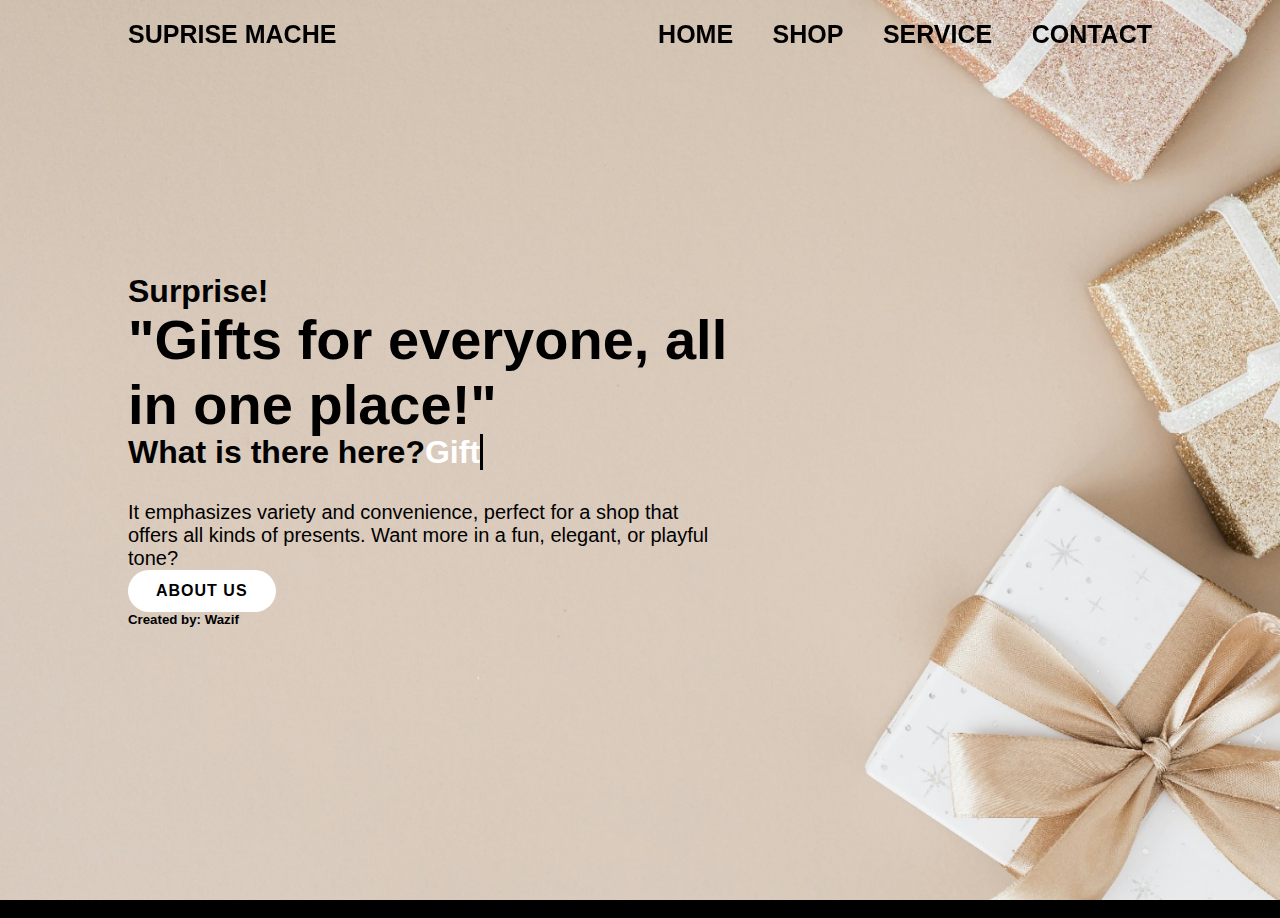
<file: index.html>
<!DOCTYPE html>
<html>
<head>
    <title>Home</title>
    <link href='https://unpkg.com/boxicons@2.1.4/css/boxicons.min.css' rel='stylesheet'>
    <style>
        *
{
    margin: 0;
    padding: 0;
    box-sizing: border-box;
    font-family: "Marcellus", Roboto, sans-serif;

}
body
{
    color: black;
    overflow-x: hidden;
    background-color: black;
    width: 100%;
    height: 100vh;
}
.header
{
    position: fixed;
    top: 0;
    left: 0;
    width: 100%;
    padding: 20px 10%;
    background: transparent;
    display: flex;
    justify-content: space-between;
    align-items: center;
    z-index: 100;
}
.logo {
    position: relative;
    font-size: 25px;
    color: black;
    text-decoration: none;
    font-weight: 600;
}
.navbar a {
    display: inline-block;
    font-size: 25px;
    color: black;
    text-decoration: none;
    font-weight: 500;
    margin-left: 35px;
    transition: .3s;
}
.navbar a:hover{
    color: white;
    text-shadow:  0 0 20px white;
}
.home {
    position: relative;
    width: 100%;
    justify-content: space-between;
    height: 100vh;
    background: url(images/pthg.jpg) no-repeat;
    background-size: cover;
    background-position: center;
    display: flex;
    align-items: center;
    padding: 70px 10%;
}
.home-content {
    max-width: 600px;
}
.home-content h3 {
    font-size: 32px;
    font-weight: 700;
}
.home-content h3:nth-of-type(2){
    margin-bottom: 30px;

}
.home-content h3 span {
    color: red;
}
.home-content h1 {
    font-size: 56px;
    font-weight: 700;
    margin: -3px 0;
}
.home-content p {
    font-size: 20px;

}
.home-sci a {
    display: inline-flex;
    justify-content: center;
    align-items: center;
    width: 40px;
    height: 40px;
    background: transparent;
    border: 2px solid red;
    border-radius: 50%;
    color: white;
}
.home-sci a:hover {
    background: red;
    color: white;
    box-shadow: 0 0 20px red;
}
.btn-box {
    display: inline-block;
    padding: 12px 28px;
    background: white;
    border-radius: 40px;
    font-size: 16px;
    color: black;
    letter-spacing: 1px;
    text-decoration: none;
    font-weight: 600;
}
.btn-box:hover {
    box-shadow: 0 0 5px white,
    0 0 25px white, 0 0 50px white,
    0 0 100px white, 0 0 200px white
}
.home-content h3 span{
            position:relative;
}

.home-content h3 span::before{
            content: "Gift";
            color:  white;
            animation: words 20s infinite;
}

.home-content h3 span::after{
            content:"";
            background-color: transparent;
            position: absolute;
            width: calc(100% + 8px);
            height: 100%;
            border-left: 3px solid black;
            right: -8;
            animation: cursor 0.6s infinite;
}

@keyframes cursor{
to{
border-left: 3px solid white;
}
}

@keyframes words{
            0%, 20%{
                content:"Snacks";
            }
            21%, 40%{
                content:"Toys";
            }
            41%, 60%{
                content:"Mugs";
            }
            61%, 80%{
                content:"Postcards";
            }
            81%, 100%{
                content:"Accessories";
            }
}
.navbar .dropdown {
    position: relative;
    display: inline-block;
}

.navbar .dropdown-content {
    display: none;
    position: absolute;
    background-color: white;
    min-width: 160px;
    box-shadow: 0px 8px 16px rgba(0,0,0,0.2);
    border-radius: 8px;
    z-index: 1;
    top: 100%;
    left: 0;
}
.navbar .dropdown-content a {
    color: black;
    padding: 12px 16px;
    text-decoration: none;
    display: block;
    font-size: 18px;
}

.navbar .dropdown:hover .dropdown-content {
    display: block;
}

.navbar .dropdown-content a:hover {
    background-color: #f1f1f1;
}

.navbar .dropdown > a:hover {
    color: white;
    text-shadow: 0 0 20px white;
}

        


    </style>
</head>
<body>

  <header class="header">
    <a href="#" class="logo">SUPRISE MACHE</a>

 <nav class="navbar">
            <div class="dropdown">
                <a href="#"><b>HOME</b></a>
                <div class="dropdown-content">
                    <a href="about_us.html">About Us</a>
                    <a href="history1.html">Background</a>
                </div>
            </div>
            <a href="shop.html"><b>SHOP</b></a>
            <a href="service.html"><b>SERVICE</b></a>
            <a href="contact.html"><b>CONTACT</b></a>
        </nav>
    </header>  
    <section class="home">
        <div class="home-content">
            <h3>Surprise!</h3>
            <h1>"Gifts for everyone, all in one place!"</h1>
            <h3>What is there here?<span class="text"></span></h3>
            <p>It emphasizes variety and convenience, perfect for a shop that offers all kinds of presents. Want more in a fun, elegant, or playful tone? </p>
        <div class="home-sci">
        </div>
        <a href="about_us.html" class="btn-box">ABOUT US</a>
        
        <h5>Created by: Wazif</h5>
        </div>
    </section>

    <p text-align="center">Created by: Wazif</p>
</body>
</html>
</file>
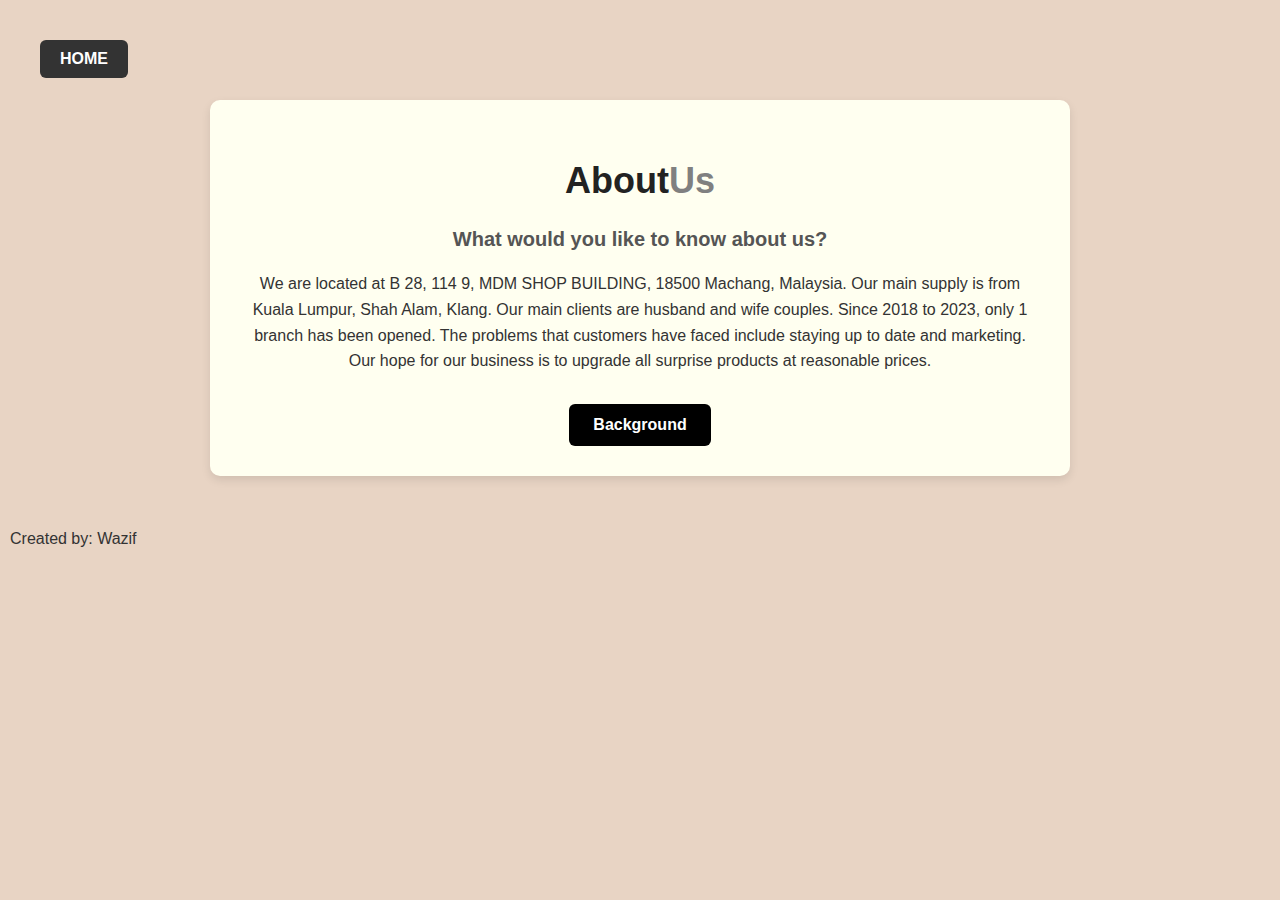
<file: about_us.html>
<!DOCTYPE html>
<html lang="en">
<head>
  <title>About Us</title>
  <style>
    body {
      margin: 0;
      padding: 0;
      font-family: "Marcellus", Roboto, sans-serif;
      background-color: #e8d4c4;
      color: #333;
    }

    .home-link {
      display: inline-block;
      margin: 20px;
      text-decoration: none;
      padding: 10px 20px;
      background-color: #333;
      color: white;
      font-weight: bold;
      border-radius: 6px;
      transition: background-color 0.3s ease;
      position: absolute;
      top: 20px;
      left: 20px;
    }

    .home-link:hover {
      background-color: peachpuff;
      color: black;
    }

    .container {
      max-width: 800px;
      margin: 100px auto 50px auto;
      padding: 30px;
      background-color: ivory;
      border-radius: 10px;
      box-shadow: 0 4px 10px rgba(0, 0, 0, 0.1);
      text-align: center;
    }

    h2 {
      font-size: 36px;
      margin-bottom: 10px;
      color: #222;
    }

    h2 span {
      color: grey;
    }

    h4 {
      font-size: 20px;
      color: #555;
      margin-bottom: 20px;
    }

    p {
      font-size: 16px;
      line-height: 1.6;
      margin-bottom: 30px;
      padding: 0 10px;
    }

    .btn-box {
      display: inline-block;
      padding: 12px 24px;
      background-color: black;
      color: #fff;
      text-decoration: none;
      border-radius: 6px;
      font-weight: bold;
      transition: background-color 0.3s ease;
    }

    .btn-box:hover {
      background-color: peachpuff;
      color: black;
    }
  </style>
</head>
<body>

  <a href="index.html" class="home-link">HOME</a>

  <div class="container">
    <h2>About<span>Us</span></h2>
    <h4>What would you like to know about us?</h4>
    <p>We are located at B 28, 114 9, MDM SHOP BUILDING, 18500 Machang, Malaysia. Our main supply is from Kuala Lumpur, Shah Alam, Klang. Our main clients are husband and wife couples. Since 2018 to 2023, only 1 branch has been opened. The problems that customers have faced include staying up to date and marketing. Our hope for our business is to upgrade all surprise products at reasonable prices.</p>
    <a href="history1.html" class="btn-box">Background</a>
  </div>

   <p text-align="center">Created by: Wazif</p>
</body>
</html>
</file>
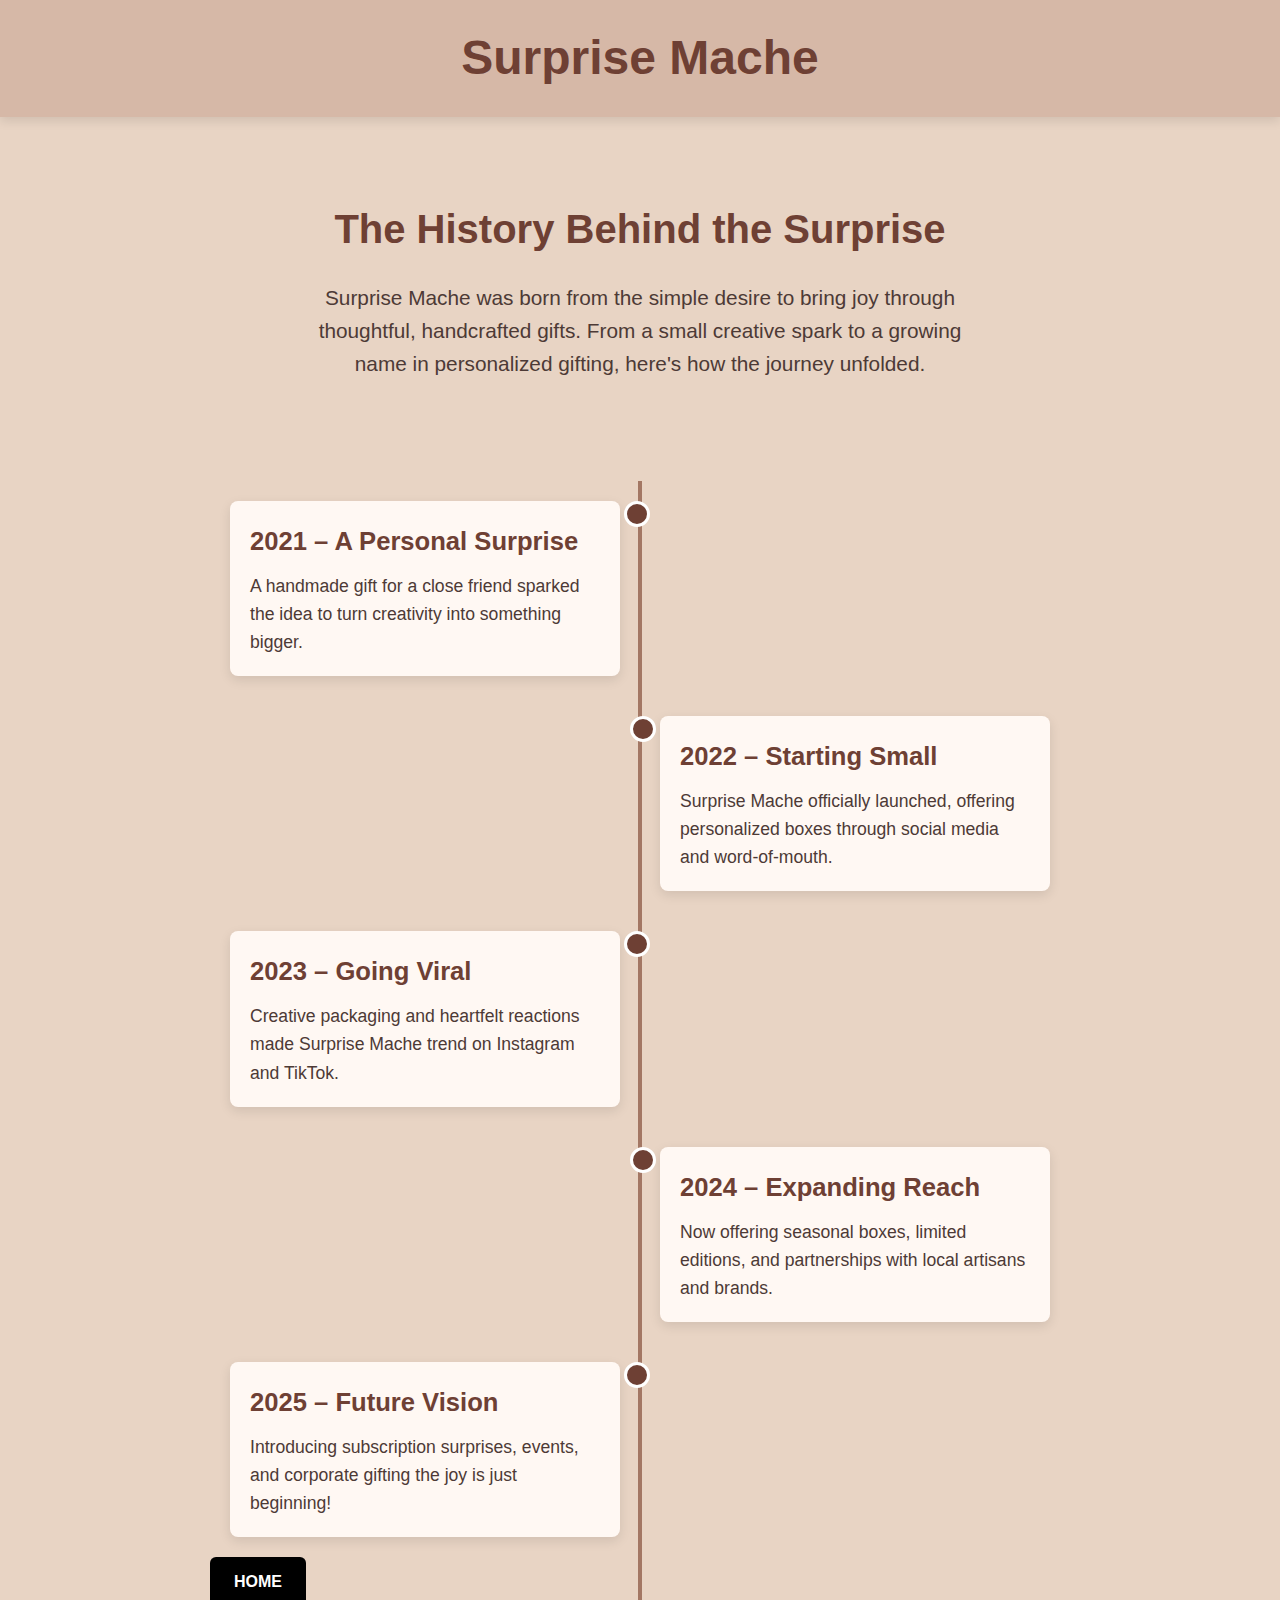
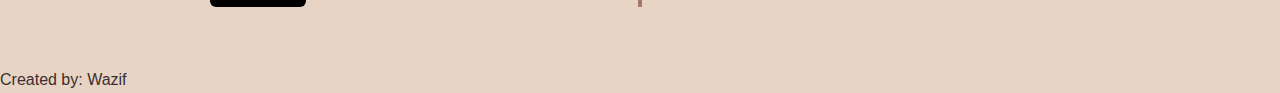
<file: history1.html>
<!DOCTYPE html>
<html lang="en">
<head>
  <meta charset="UTF-8" />
  <meta name="viewport" content="width=device-width, initial-scale=1.0"/>
  <title>History of Surprise Mache</title>
  <link href="https://fonts.googleapis.com/css2?family=Poppins:wght@300;500;700&display=swap" rel="stylesheet">
  <style>
    * {
      margin: 0;
      padding: 0;
      box-sizing: border-box;
      font-family: "Marcellus", Roboto, sans-serif;
    }

    body {
      background-color: #e8d4c4;
      color: #3b2f2f;
      overflow-x: hidden;
      line-height: 1.6;
    }

    header {
      background-color: #d6b8a7;
      padding: 20px 50px;
      text-align: center;
      box-shadow: 0 4px 10px rgba(0, 0, 0, 0.1);
    }

    header h1 {
      font-size: 3rem;
      color: #6e4034;
    }

    .hero {
      padding: 80px 20px 40px;
      text-align: center;
    }

    .hero h2 {
      font-size: 2.5rem;
      color: #6e4034;
      margin-bottom: 20px;
    }

    .hero p {
      max-width: 700px;
      margin: 0 auto;
      font-size: 1.3rem;
      color: #4d3a36;
    }

    .timeline {
      max-width: 900px;
      margin: 60px auto;
      position: relative;
      padding: 0 20px;
    }

    .timeline::before {
      content: '';
      position: absolute;
      left: 50%;
      top: 0;
      width: 4px;
      height: 100%;
      background-color: #a37764;
      transform: translateX(-50%);
    }

    .timeline-item {
      position: relative;
      width: 50%;
      padding: 20px;
    }

    .timeline-item.left {
      left: 0;
    }

    .timeline-item.right {
      left: 50%;
    }

    .timeline-item::after {
      content: '';
      position: absolute;
      top: 20px;
      width: 20px;
      height: 20px;
      background: #6e4034;
      border: 3px solid #fff;
      border-radius: 50%;
      z-index: 2;
    }

    .timeline-item.left::after {
      right: -10px;
    }

    .timeline-item.right::after {
      left: -10px;
    }

    .timeline-content {
      background-color: #fff8f3;
      padding: 20px;
      border-radius: 8px;
      box-shadow: 0 4px 12px rgba(0, 0, 0, 0.1);
    }

    .timeline-content h3 {
      font-size: 1.6rem;
      color: #6e4034;
      margin-bottom: 10px;
    }

    .timeline-content p {
      font-size: 1.1rem;
      color: #4d3a36;
    }

    @media (max-width: 768px) {
      .timeline::before {
        left: 10px;
      }

      .timeline-item {
        width: 100%;
        left: 0 !important;
        padding-left: 40px;
        margin-bottom: 40px;
      }

      .timeline-item::after {
        left: 0;
      }
    }
     .btn-box {
      display: inline-block;
      padding: 12px 24px;
      background-color: black;
      color: #fff;
      text-decoration: none;
      border-radius: 6px;
      font-weight: bold;
      transition: background-color 0.3s ease;
    }

    .btn-box:hover {
      background-color: peachpuff;
      color: black;
    }
  </style>
</head>
<body>

  <header>
    <h1>Surprise Mache</h1>
  </header>

  <section class="hero">
    <h2>The History Behind the Surprise</h2>
    <p>
      Surprise Mache was born from the simple desire to bring joy through thoughtful, handcrafted gifts. From a small creative spark to a growing name in personalized gifting, here's how the journey unfolded.
    </p>
  </section>

  <section class="timeline">

    <div class="timeline-item left">
      <div class="timeline-content">
        <h3>2021 – A Personal Surprise</h3>
        <p>A handmade gift for a close friend sparked the idea to turn creativity into something bigger.</p>
      </div>
    </div>

    <div class="timeline-item right">
      <div class="timeline-content">
        <h3>2022 – Starting Small</h3>
        <p>Surprise Mache officially launched, offering personalized boxes through social media and word-of-mouth.</p>
      </div>
    </div>

    <div class="timeline-item left">
      <div class="timeline-content">
        <h3>2023 – Going Viral</h3>
        <p>Creative packaging and heartfelt reactions made Surprise Mache trend on Instagram and TikTok.</p>
      </div>
    </div>

    <div class="timeline-item right">
      <div class="timeline-content">
        <h3>2024 – Expanding Reach</h3>
        <p>Now offering seasonal boxes, limited editions, and partnerships with local artisans and brands.</p>
      </div>
    </div>

    <div class="timeline-item left">
      <div class="timeline-content">
        <h3>2025 – Future Vision</h3>
        <p>Introducing subscription surprises, events, and corporate gifting  the joy is just beginning!</p>
      </div>
    </div>
     <a href="index.html" class="btn-box">HOME</a>

  </section>
  <p text-align="center">Created by: Wazif</p>

</body>
</html>
</file>
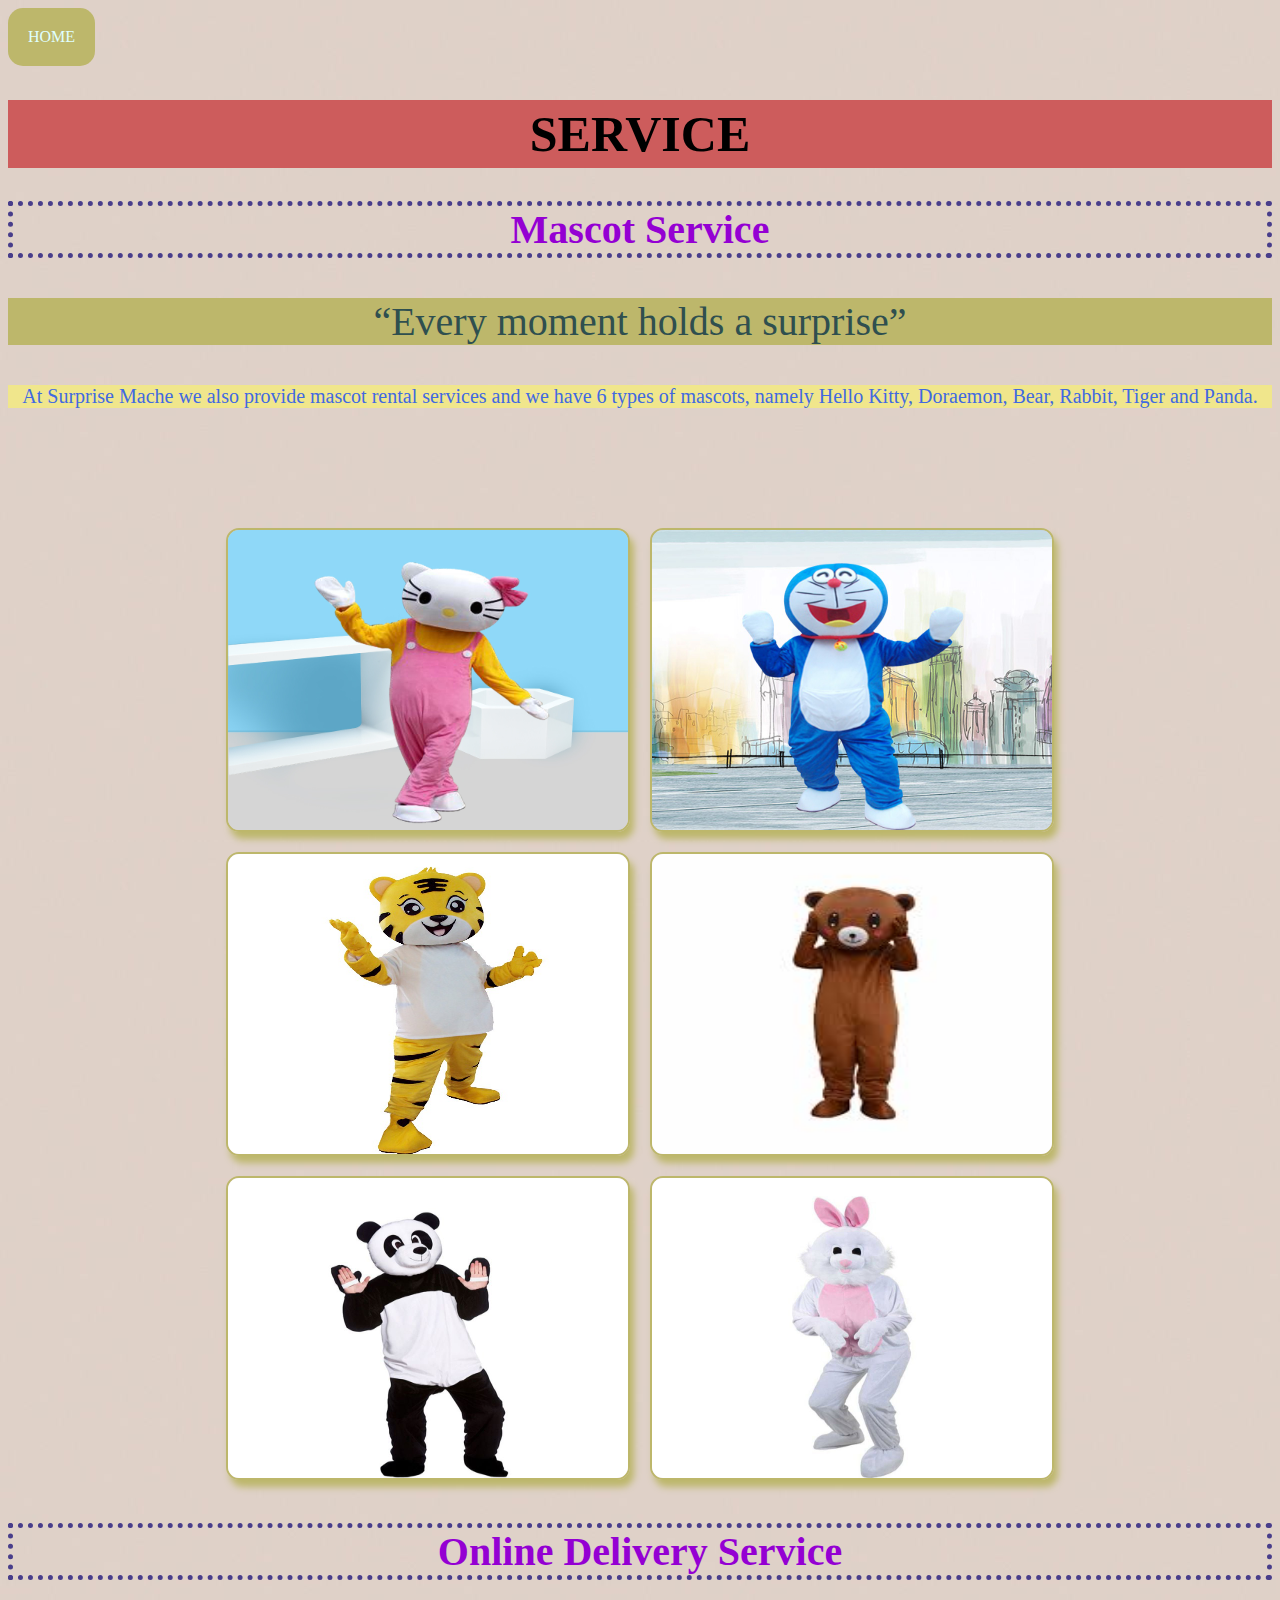
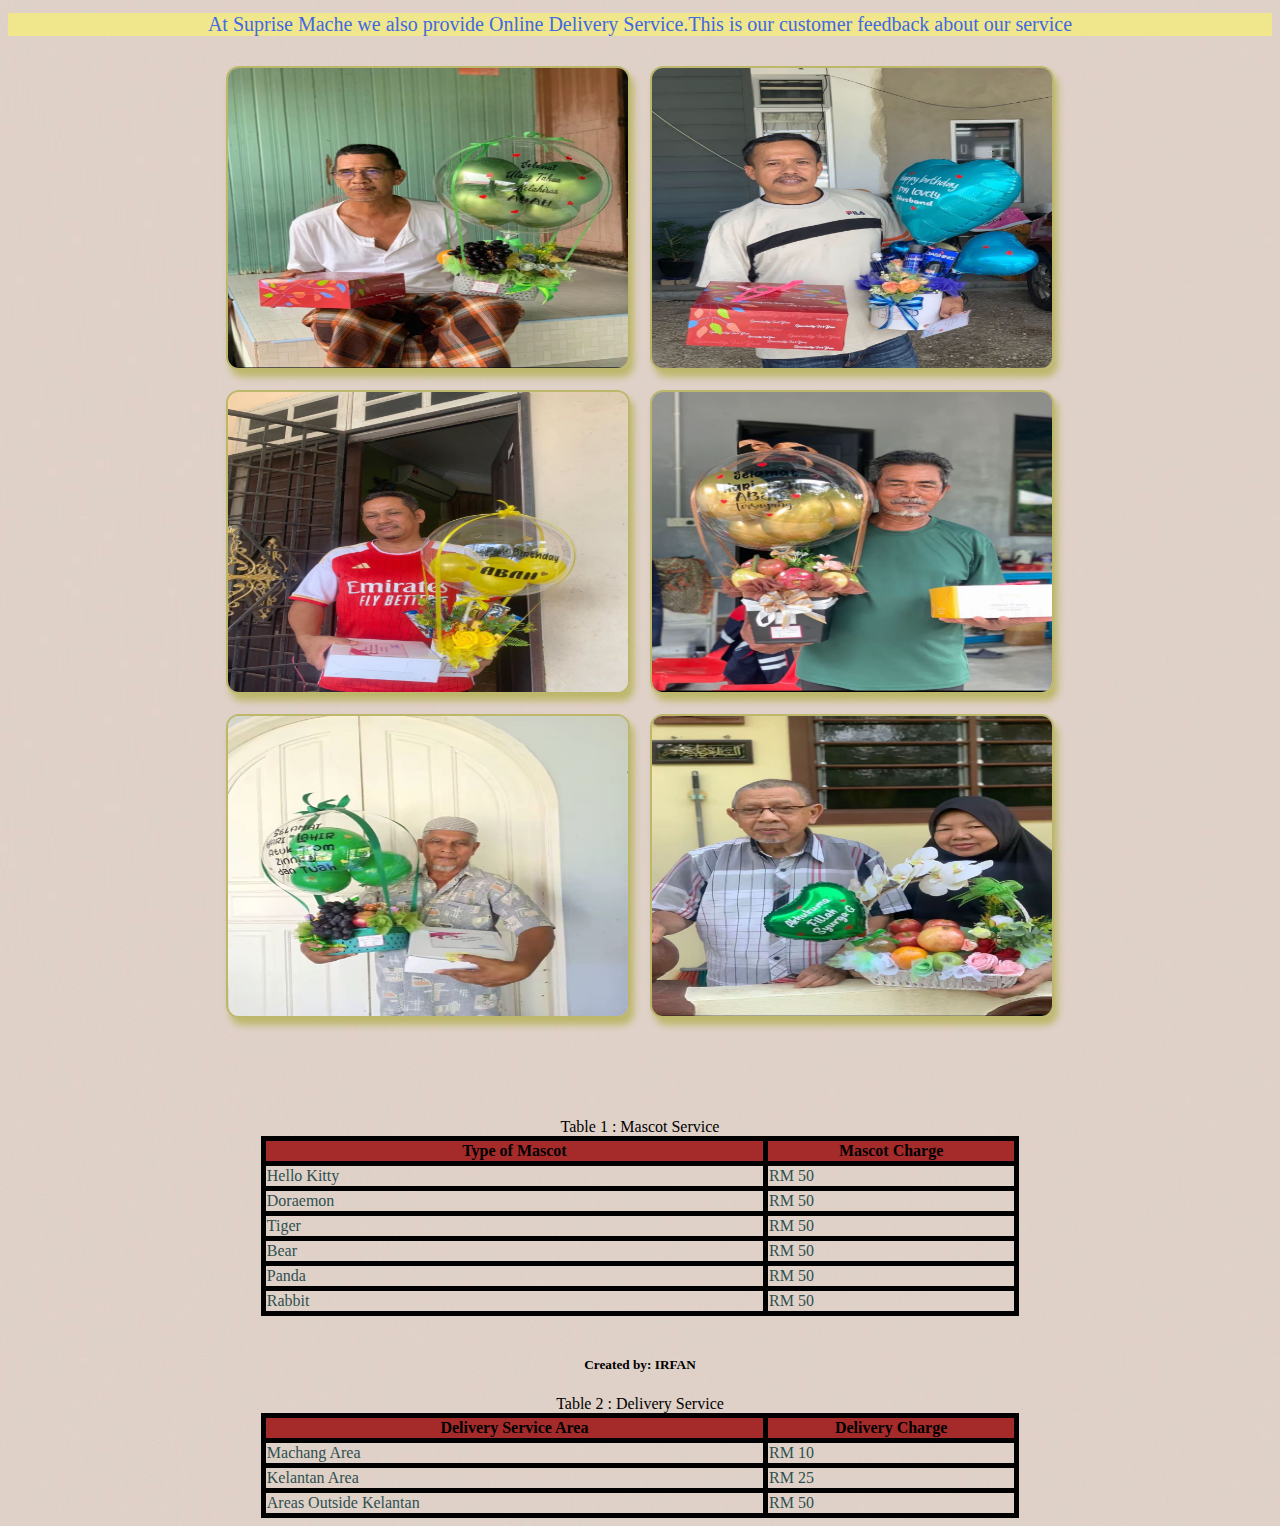
<file: service.html>
<!DOCTYPE html>
<html>
<head>
	<meta charset="utf-8">
	<meta name="viewport" content="width=device-width, initial-scale=1">
	<title>SERVICE</title>
	<style>
    	body
    	{
    		background-image: url(images/background7.jpg);
    	}
    	div{
    		display: flex;
    		justify-content: center;
    		align-items: center;
    		flex-wrap: wrap;
    	}
    	div img {
    		width: 400px;
    		height: 300px;
    		border: 2px solid darkkhaki;
    		border-radius: 13px;
    		box-shadow: 4px 7px 7px 0px darkkhaki;
    		cursor: pointer;
    		margin: 10px;
    		transition: 400ms;
    	}
    	div img:hover{
    		filter: grayscale(1);
    		transform: scale(1.05);
    	}

    	div{
    		display: flex;
    		justify-content: center;
    		align-items: center;
    		flex-wrap: wrap;
    	}
    	h1
{
	color: black;
	background-color: indianred;
	font-family: copperplate;
	font-size: 50px;
	text-align: center;
	border: 5px solid indianred;
}
table,tr,th,td 
{
	border: 5px solid black;
	border-collapse: collapse;
}
th
{
	background-color: brown;
}
tr:hover 
{
	background-color: darkkhaki;
}
td
{
	color: darkslategrey;
	font-family: verdana;
}
h2
{
	color: darkviolet;
	font-family: Garamond;
	font-size: 40px;
	text-align: center;
	border: 5px dotted darkslateblue;

}
a:link, a:visited
		{
			color: lightcyan;
    		background-color: darkkhaki;
    		text-decoration: none;
    		text-align: top;
    		padding: 20px;
    		display: inline-block;
    		border-radius: 15px;
		}
		a:hover, a:active
		{
			color: whitesmoke;
			background-color: black;
		}
    </style>
</head>
<body>
	<a href="index.html"  target="blank">HOME</a>
	<h1>SERVICE</h1>

	<h2>Mascot Service</h2>

	<p style="background-color: darkkhaki; color : darkslategrey; font-family: lucida console; font-size: 40px; text-align: center;"><q>Every moment holds a surprise</q></p>

	<p style="background-color: khaki; color : royalblue; font-family: lucida console; font-size: 20px; text-align: center;"> At Surprise Mache we also provide mascot rental services and we have 6 types of mascots, namely Hello Kitty, Doraemon, Bear, Rabbit, Tiger and Panda.</p>


	<br>
	<br>
	<br>
	<br>
	<br>

	<div>
		<img src="images/maskot1.jpg" alt="maskot1">
		<img src="images/maskot2.jpg" alt="maskot2">
		<img src="images/maskot3.jpg" alt="maskot3">
		<img src="images/maskot4.jpg" alt="masot4">
		<img src="images/maskot5.jpg" alt="maskot5">
		<img src="images/maskot6.jpg" alt="maskot6">
	</div>


	<table style="width:60%" text align="center">
		<caption>Table 1 : Mascot Service</caption>
		<tr>
			<th style="width:40%">Type of Mascot</th>
			<th style="width:20%">Mascot Charge</th>
		</tr>

		<tr>
			<td>Hello Kitty</td>
			<td>RM 50</td>
		</tr>

		<tr>
			<td>Doraemon</td>
			<td>RM 50</td>
		</tr>

		<tr>
			<td>Tiger</td>
			<td>RM 50</td>
		</tr>
        

        <tr>
			<td>Bear</td>
			<td>RM 50</td>
		</tr>

		<tr>
			<td>Panda</td>
			<td>RM 50</td>
		</tr>

		<tr>
			<td>Rabbit</td>
			<td>RM 50</td>
		</tr>

	
		<h2>Online Delivery Service</h2>
		<p style="background-color: khaki; color : royalblue; font-family: lucida console; font-size: 20px; text-align: center;">At Suprise Mache we also provide Online Delivery Service.This is our customer feedback about our service</p>

		<div>
		<img src="images/customer1.jpg" alt="customer1">
		<img src="images/customer2.jpg" alt="customer2">
		<img src="images/customer3.jpg" alt="customer3">
		<img src="images/customer4.jpg" alt="customer4">
		<img src="images/customer5.jpg" alt="customer5">
		<img src="images/customer6.jpg" alt="customer6">	
	    </div>

	    
    <br>
	<br>
	<br>
	<br>
	<br>

	<table style="width:60%" text align="center">
		<caption>Table 2 : Delivery Service</caption>
		<tr>
			<th style="width:40%">Delivery Service Area</th>
			<th style="width:20%">Delivery Charge</th>
		</tr>
		<tr>
			<td>Machang Area</td>
			<td>RM 10</td>
		</tr>
		<tr>
			<td>Kelantan Area</td>
			<td>RM 25</td>
		</tr>
		<tr>
			<td>Areas Outside Kelantan</td>
			<td>RM 50</td>
		</tr>

<br>
		


<h5> <p align="center">Created by: IRFAN</p></h5>

</body> 
</html>
</file>
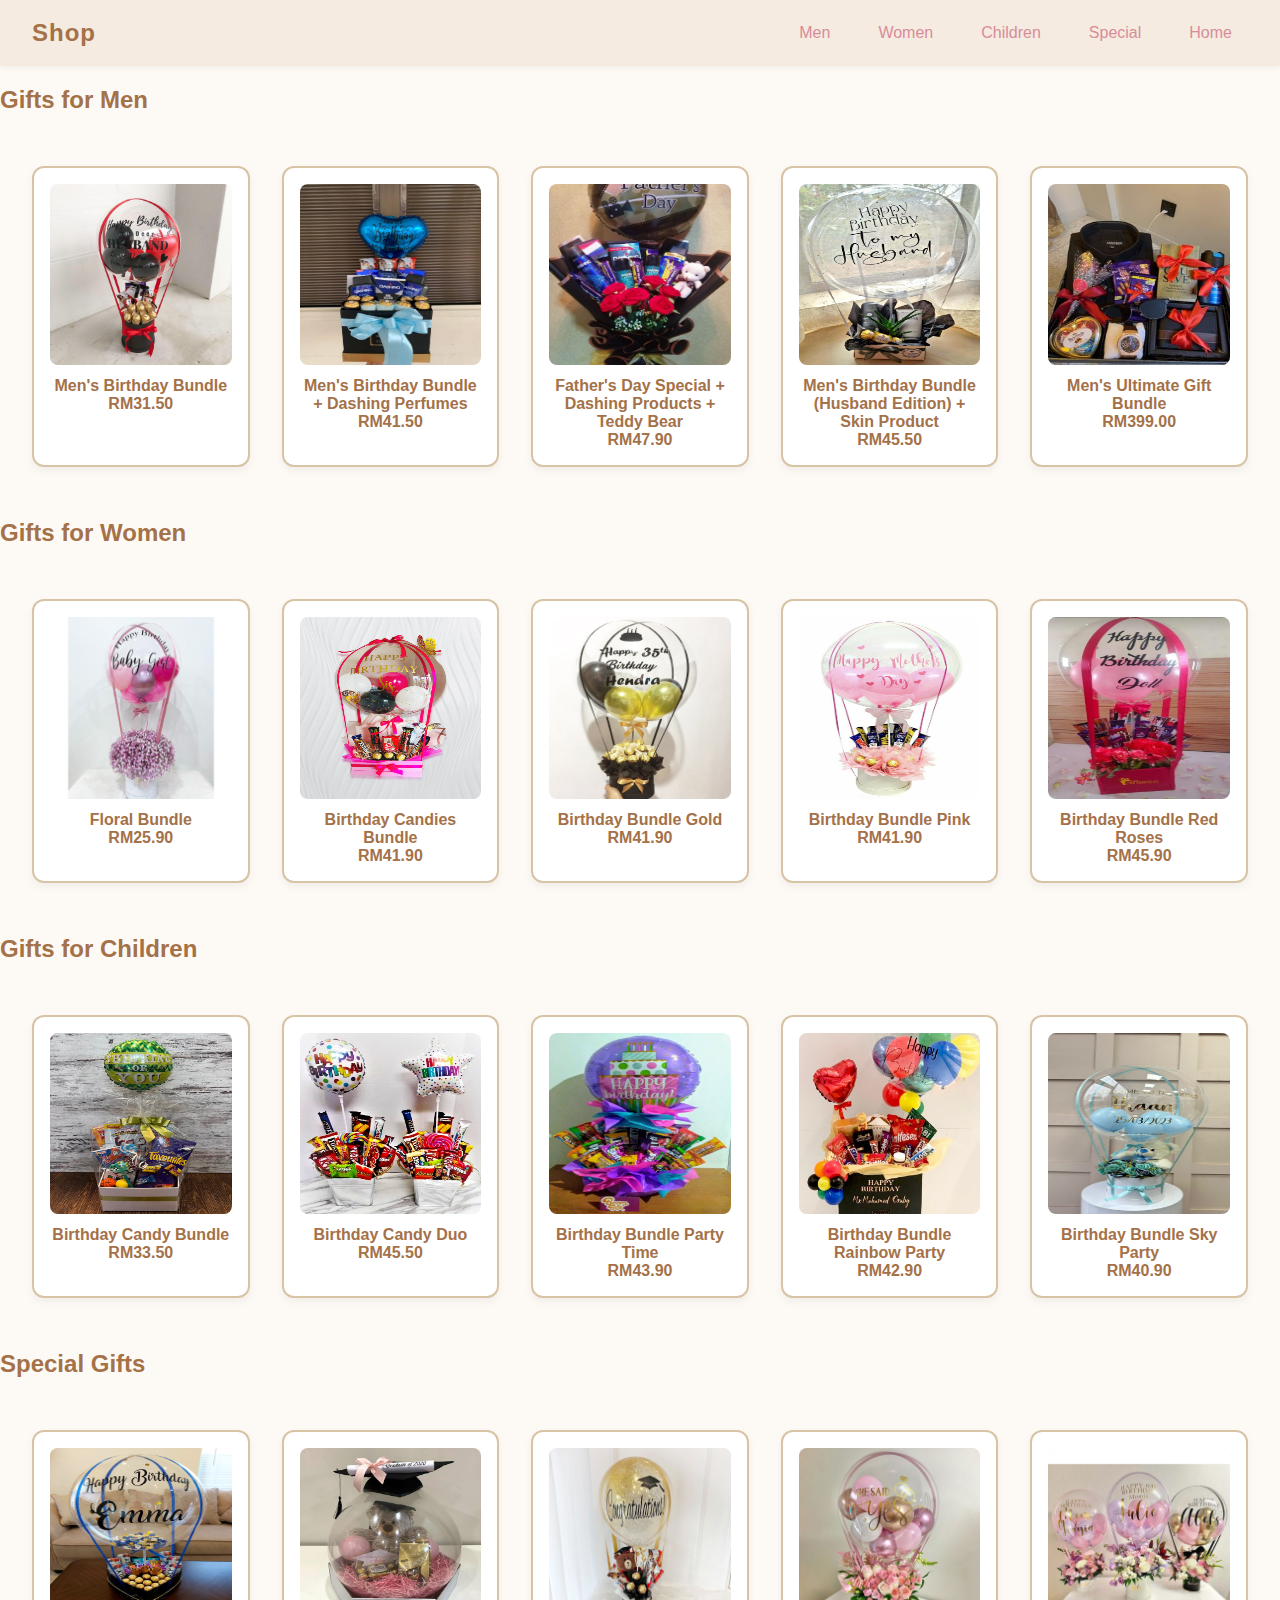
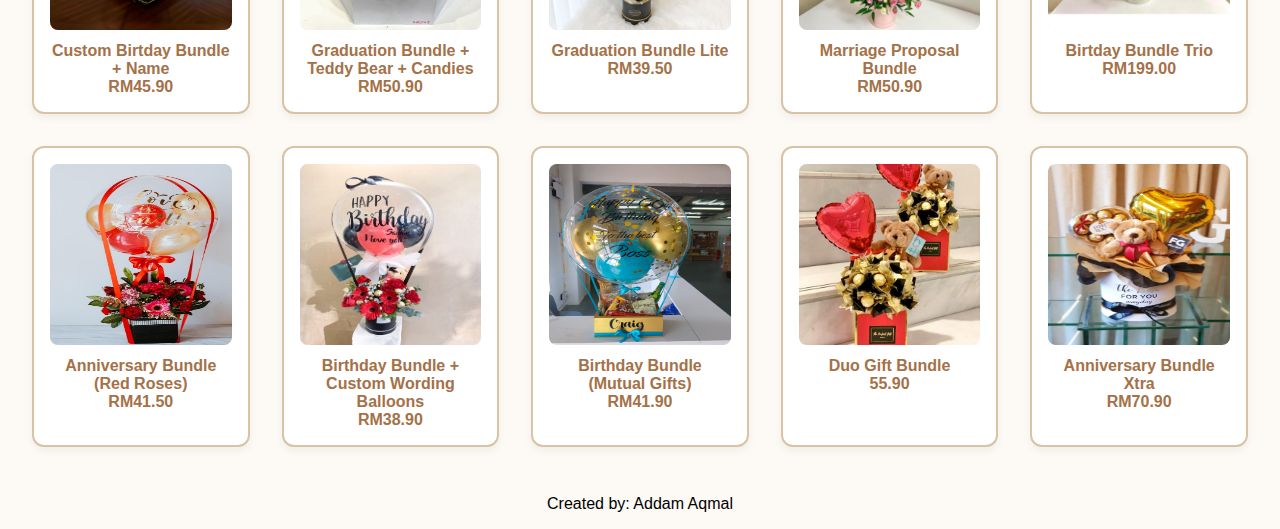
<file: shop.html>
<!DOCTYPE html>
<html>
<head>
	<title>Products</title>
</head>
 <style>
    body {
      margin: 0;
      font-family: 'Segoe UI', sans-serif;
      background-color: #fdfaf6;
    }

  
    .navbar {
      display: flex;
      justify-content: space-between;
      align-items: center;
      background-color: #f5ebe0; 
      padding: 1rem 2rem;
      box-shadow: 0 2px 6px rgba(0, 0, 0, 0.05);
    }

    .navbar .logo {
      font-size: 1.5rem;
      font-weight: bold;
      color: #a47148; 
      letter-spacing: 1px;
    }

    .navbar .menu {
      display: flex;
      gap: 1rem;
    }

    .navbar a {
      color: #d88c9a;
      text-decoration: none;
      font-weight: 500;
      padding: 0.5rem 1rem;
      border-radius: 8px;
      transition: background-color 0.3s ease, color 0.3s ease;
    }

    .navbar a:hover {
      background-color: #fdecef; 
      color: #a47148; 
    }

    
    .catalog {
      display: grid;
      grid-template-columns: repeat(auto-fill, minmax(200px, 1fr));
      gap: 2rem;
      padding: 2rem;
    }

    .card {
      background-color: white;
      border: 2px solid #d8c3a5;
      border-radius: 12px;
      padding: 1rem;
      box-shadow: 0 4px 8px rgba(0, 0, 0, 0.05);
      transition: transform 0.2s ease;
    }

    .card:hover {
      transform: translateY(-4px);
    }

    .card .image {
      width: 100%;
      aspect-ratio: 1 / 1;
      background-color: #fdecef;
      border-radius: 8px;
      margin-bottom: 0.5rem;
    }

    .card .title {
      color: #a47148;
      font-weight: 600;
      text-align: center;
    }

    
    @media (max-width: 600px) {
      .navbar {
        flex-direction: column;
        align-items: flex-start;
      }

      .navbar .menu {
        flex-direction: column;
        width: 100%;
        padding-top: 1rem;
      }

      .navbar a {
        width: 100%;
        padding: 0.75rem 1rem;
      }

      .catalog {
        padding: 1rem;
        gap: 1rem;
      }
    }
  </style>
<body>
	<div class="navbar">
		<div class="logo">Shop</div>
		<div class="menu">
			<a href="#men">Men</a>
			<a href="#women">Women</a>
			<a href="#children">Children</a>
			<a href="#special">Special</a>
			<a href="index.html">Home</a>
		</div>
	</div>
	<h2 style="color: #a47148;">Gifts for Men</h2>
	<div class="catalog" id="men">
		<div class="card">
		<img class="image" src="images/gifts_10_men.jpg" alt="gifts_10_for_men">
		<div class="title">Men's Birthday Bundle<br>RM31.50</div>	
		</div>
		<div class="card">
		<img class="image" src="images/gifts_11_men.jpg" alt="gifts_11_for_men">
		<div class="title">Men's Birthday Bundle + Dashing Perfumes<br>RM41.50</div>	
		</div>
		<div class="card">
		<img class="image" src="images/gifts_12_men.jpg" alt="gifts_12_for_men">
		<div class="title">Father's Day Special + Dashing Products + Teddy Bear<br>RM47.90</div>	
		</div>
		<div class="card">
		<img class="image" src="images/gifts_13_men.jpg" alt="gifts_13_for_men">
		<div class="title">Men's Birthday Bundle (Husband Edition) + Skin Product<br>RM45.50</div>
	    </div>
	    <div class="card">
	    <img class="image" src="images/gifts_15_men.jpg" alt="gifts_15_for_men">
	    <div class="title">Men's Ultimate Gift Bundle<br>RM399.00</div>	
	    </div>
	</div>
	<h2 style="color: #a47148;">Gifts for Women</h2>
	<div class="catalog" id="women">
		<div class="card">
		<img class="image" src="images/gifts_01_women.jpg" alt="gifts_01_for_women">
		<div class="title">Floral Bundle<br>RM25.90</div>	
		</div>
		<div class="card">
		<img class="image" src="images/gifts_19_women.jpeg" alt="gifts_19_for_women">
		<div class="title">Birthday Candies Bundle<br>RM41.90</div>	
		</div>
		<div class="card">
		<img class="image" src="images/gifts_20_women.jpg" alt="gifts_20_for_women">
		<div class="title">Birthday Bundle Gold<br>RM41.90</div>	
		</div>
		<div class="card">
		<img class="image" src="images/gifts_21_women.jpg" alt="gifts_21_for_women">
		<div class="title">Birthday Bundle Pink<br>RM41.90</div>
	    </div>
	    <div class="card">
	  <img class="image" src="images/gifts_22_women.jpeg" alt="gifts_22_for_women">
	    <div class="title">Birthday Bundle Red Roses<br>RM45.90</div>	
	    </div>
	</div>
	<h2 style="color: #a47148;">Gifts for Children</h2>
	<div class="catalog" id="children">
		<div class="card">
		<img class="image" src="images/gifts_05_children.jpg" alt="gifts_05_for_children">
		<div class="title">Birthday Candy Bundle<br>RM33.50</div>	
		</div>
		<div class="card">
		<img class="image" src="images/gifts_23_children.jpeg" alt="gifts_23_for_children">
		<div class="title">Birthday Candy Duo<br>RM45.50</div>	
		</div>
		<div class="card">
		<img class="image" src="images/gifts_24_children.jpg" alt="gifts_01_for_children">
		<div class="title">Birthday Bundle Party Time<br>RM43.90</div>	
		</div>
		<div class="card">
		<img class="image" src="images/gifts_25_children.jpg" alt="gifts_01_for_children">
		<div class="title">Birthday Bundle Rainbow Party<br>RM42.90</div>
	    </div>
	    <div class="card">
	    <img class="image" src="images/gifts_26_children.jpg" alt="gifts_01_for_children">
	    <div class="title">Birthday Bundle Sky Party<br>RM40.90</div>	
	    </div>
	</div> 
	<h2 style="color: #a47148;">Special Gifts</h2>
	<div class="catalog" id="special">
		<div class="card">
		<img class="image" src="images/gifts_02_special.jpg" alt="gifts_0_special">
		<div class="title">Custom Birtday Bundle + Name<br>RM45.90</div>	
		</div>
		<div class="card">
		<img class="image" src="images/gifts_03_special.jpg" alt="gifts_03_special">
		<div class="title">Graduation Bundle + Teddy Bear + Candies<br>RM50.90</div>	
		</div>
		<div class="card">
		<img class="image" src="images/gifts_04_special.jpg" alt="gifts_04_special">
		<div class="title">Graduation Bundle Lite<br>RM39.50</div>	
		</div>
		<div class="card">
		<img class="image" src="images/gifts_06_special.jpg" alt="gifts_06_special">
		<div class="title">Marriage Proposal Bundle<br>RM50.90</div>
	    </div>
	    <div class="card">
	    <img class="image" src="images/gifts_07_special.jpg" alt="gifts_07_special">
	    <div class="title">Birtday Bundle Trio<br>RM199.00</div>	
	    </div>
	    <div class="card">
		<img class="image" src="images/gifts_08_special.jpg" alt="gifts_08_special">
		<div class="title">Anniversary Bundle (Red Roses)<br>RM41.50</div>	
		</div>
		<div class="card">
		<img class="image" src="images/gifts_09_special.jpg" alt="gifts_09_special">
		<div class="title">Birthday Bundle + Custom Wording Balloons<br>RM38.90</div>	
		</div>
		<div class="card">
		<img class="image" src="images/gifts_14_special.jpeg" alt="gifts_14_special">
		<div class="title">Birthday Bundle (Mutual Gifts)<br>RM41.90</div>	
		</div>
		<div class="card">
		<img class="image" src="images/gifts_16_special.jpg" alt="gifts_16_special">
		<div class="title">Duo Gift Bundle<br>55.90</div>	
		</div>
		<div class="card">
		<img class="image" src="images/gifts_17_special.jpg" alt="gifts_17_special">
		<div class="title">Anniversary Bundle Xtra<br>RM70.90</div>	
		</div>
	</div> 
	</div> 
	

<p align="center">Created by: Addam Aqmal</p>
</body>
</html>
</file>
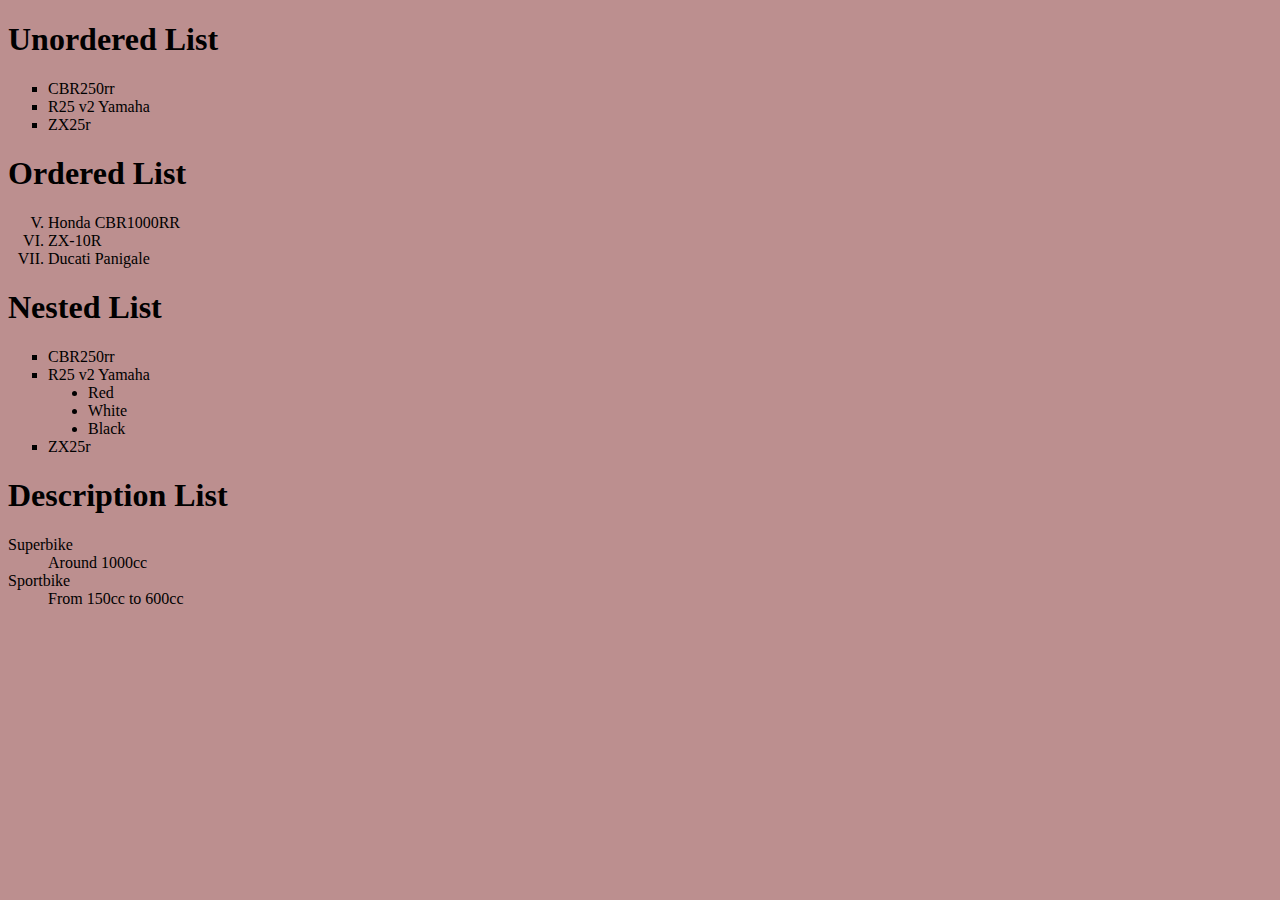
<file: images/html_list.html>
<!DOCTYPE html>
<html>
<head style="font: italic;">

	<title>HTML Lists</title>
	<style>
		h1{
			font-family: cursive;
			font-synthesis: small-caps;
		}
	</style>
</head>
<body style="background: rosybrown;">

	<h1>Unordered List</h1>

	<ul style="list-style-type: square;">
		<li>CBR250rr</li>
		<li>R25 v2 Yamaha</li>
		<li>ZX25r</li>
	</ul>

	<h1>Ordered List</h1>

	<ol type="I" start="5">
		<li>Honda CBR1000RR</li>
		<li>ZX-10R</li>
		<li>Ducati Panigale</li>
	</ol>

	<h1>Nested List</h1>

	<ol style="list-style-type: square;">
		<li>CBR250rr</li>
		<li>R25 v2 Yamaha
			<ul style="list-style-type: disc;">
				<li>Red</li>
				<li>White</li>
				<li>Black</li>
		</li></ul>
		<li>ZX25r</li>
	</ol>

	<h1>Description List</h1>

	<dl>
		<dt>Superbike</dt>
		<dd>Around 1000cc</dd>

		<dt>Sportbike</dt>
		<dd>From 150cc to 600cc</dd>
	</dl>

</body>
</html>
</file>
